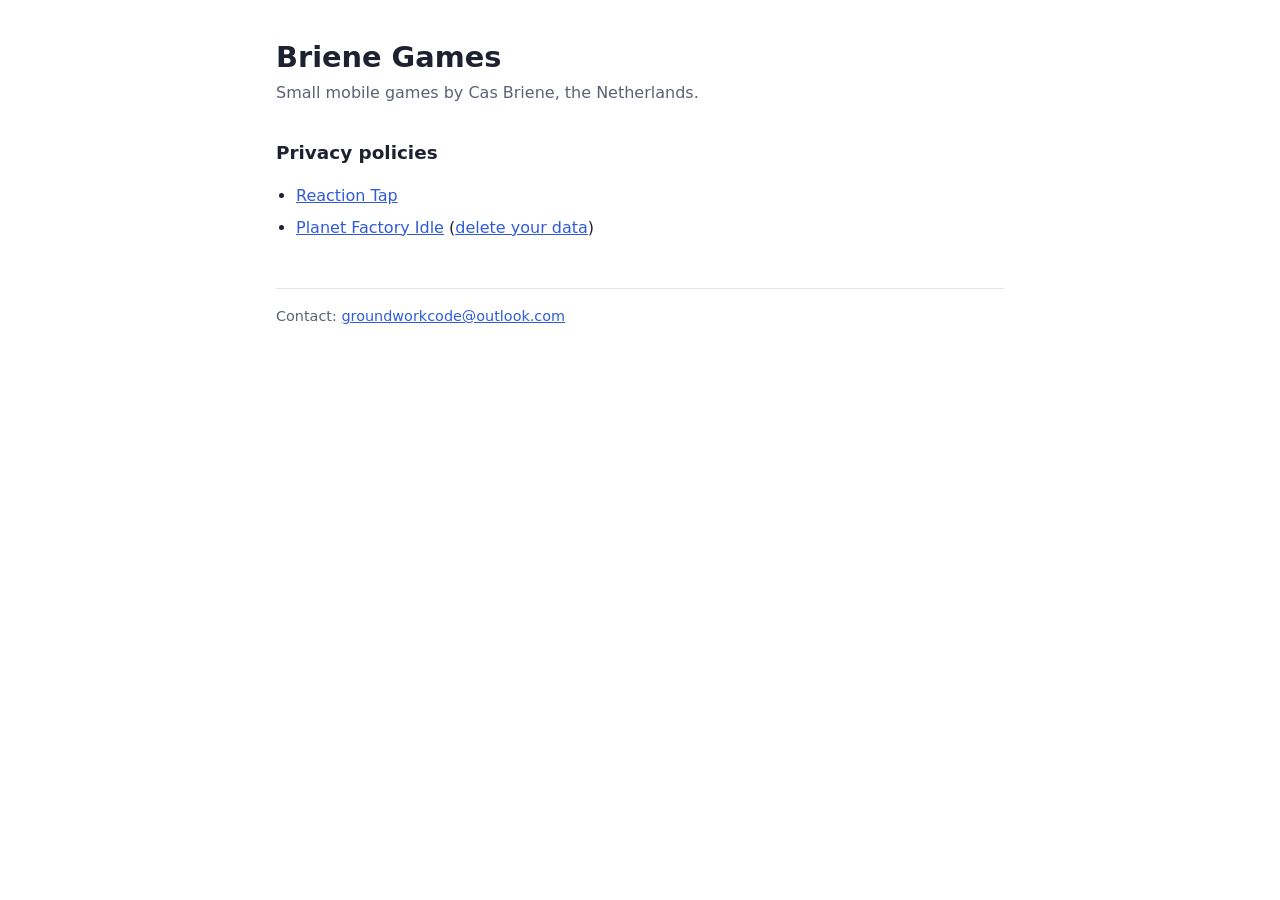
<file: index.html>
<!doctype html>
<html lang="en">
<head>
  <meta charset="utf-8">
  <meta name="viewport" content="width=device-width, initial-scale=1">
  <title>Briene Games</title>
  <link rel="stylesheet" href="style.css">
</head>
<body>
<main>
  <h1>Briene Games</h1>
  <p class="meta">Small mobile games by Cas Briene, the Netherlands.</p>

  <h2>Privacy policies</h2>
  <ul class="games">
    <li><a href="reaction-tap/privacy.html">Reaction Tap</a></li>
    <li><a href="planet-factory-idle/privacy.html">Planet Factory Idle</a>
      (<a href="planet-factory-idle/delete-data.html">delete your data</a>)</li>
  </ul>

  <footer>Contact: <a href="mailto:groundworkcode@outlook.com">groundworkcode@outlook.com</a></footer>
</main>
</body>
</html>
</file>
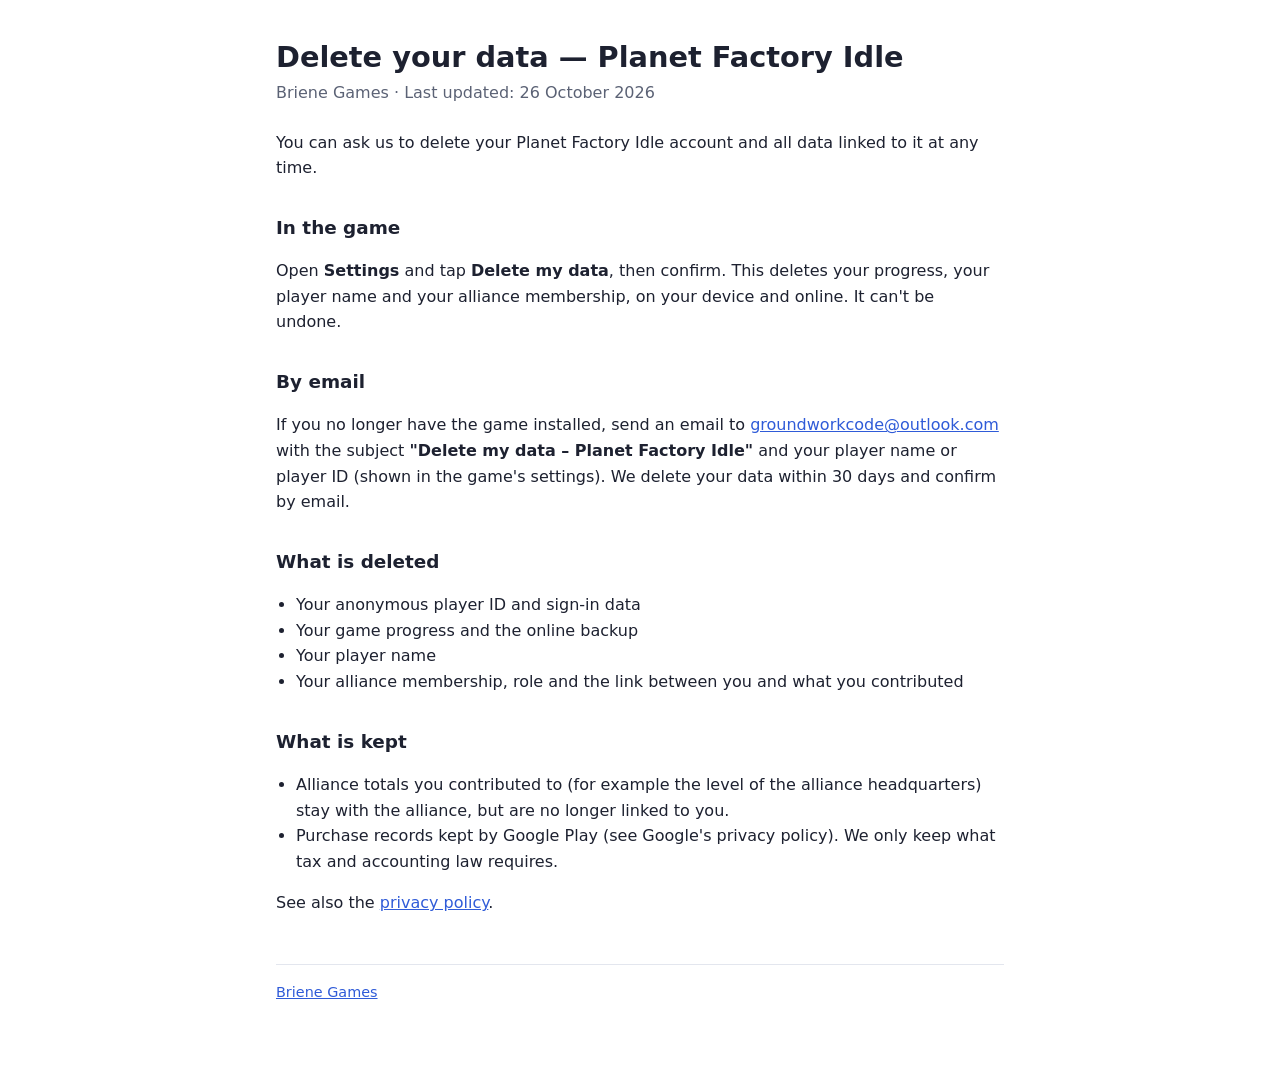
<file: planet-factory-idle/delete-data.html>
<!doctype html>
<html lang="en">
<head>
  <meta charset="utf-8">
  <meta name="viewport" content="width=device-width, initial-scale=1">
  <title>Delete Your Data</title>
  <link rel="stylesheet" href="../style.css">
</head>
<body>
<main>
  <h1>Delete your data — Planet Factory Idle</h1>
  <p class="meta">Briene Games · Last updated: 26 October 2026</p>

  <p>You can ask us to delete your Planet Factory Idle account and all data linked to it at any time.</p>

  <h2>In the game</h2>
  <p>Open <strong>Settings</strong> and tap <strong>Delete my data</strong>, then confirm. This deletes your progress,
  your player name and your alliance membership, on your device and online. It can't be undone.</p>

  <h2>By email</h2>
  <p>If you no longer have the game installed, send an email to
  <a href="mailto:groundworkcode@outlook.com?subject=Delete%20my%20data%20-%20Planet%20Factory%20Idle">groundworkcode@outlook.com</a>
  with the subject <strong>"Delete my data – Planet Factory Idle"</strong> and your player name or player ID (shown in
  the game's settings). We delete your data within 30 days and confirm by email.</p>

  <h2>What is deleted</h2>
  <ul>
    <li>Your anonymous player ID and sign-in data</li>
    <li>Your game progress and the online backup</li>
    <li>Your player name</li>
    <li>Your alliance membership, role and the link between you and what you contributed</li>
  </ul>

  <h2>What is kept</h2>
  <ul>
    <li>Alliance totals you contributed to (for example the level of the alliance headquarters) stay with the
    alliance, but are no longer linked to you.</li>
    <li>Purchase records kept by Google Play (see Google's privacy policy). We only keep what tax and accounting law
    requires.</li>
  </ul>

  <p>See also the <a href="privacy.html">privacy policy</a>.</p>

  <footer><a href="../index.html">Briene Games</a></footer>
</main>
</body>
</html>
</file>
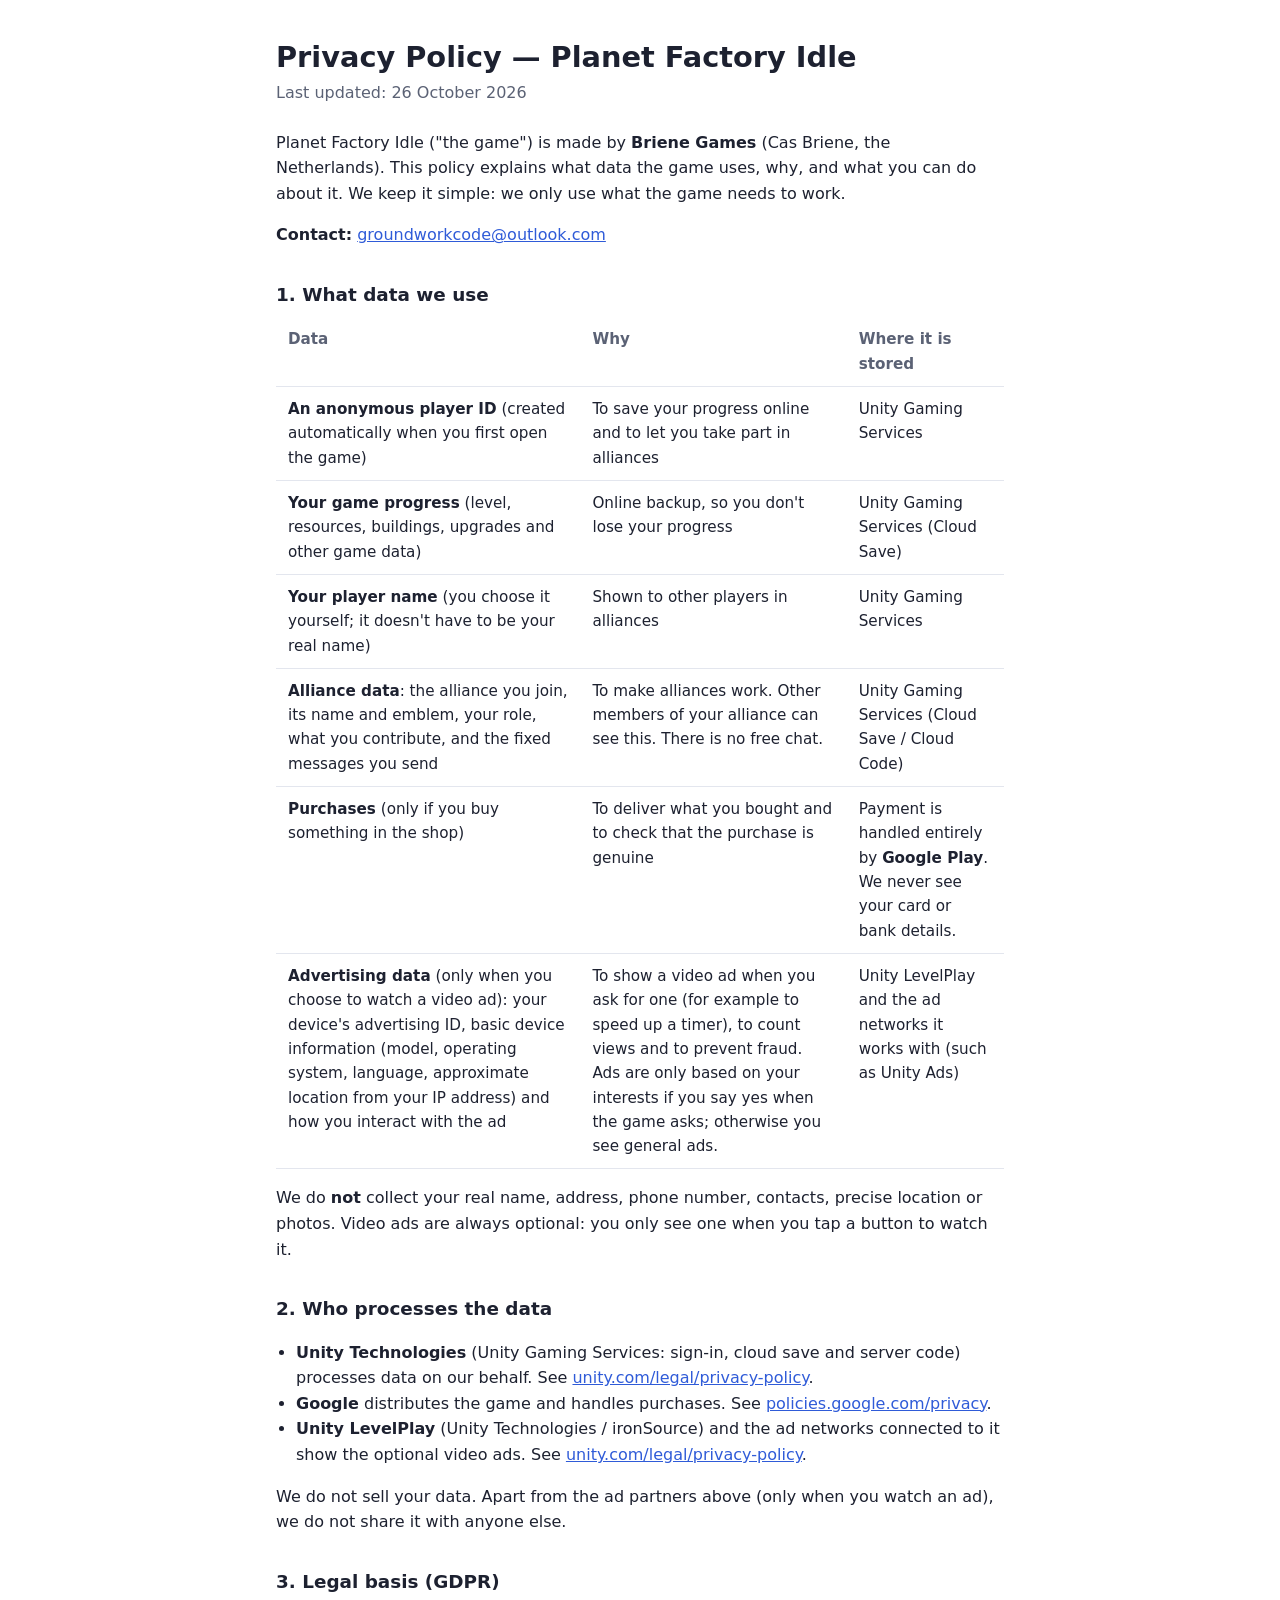
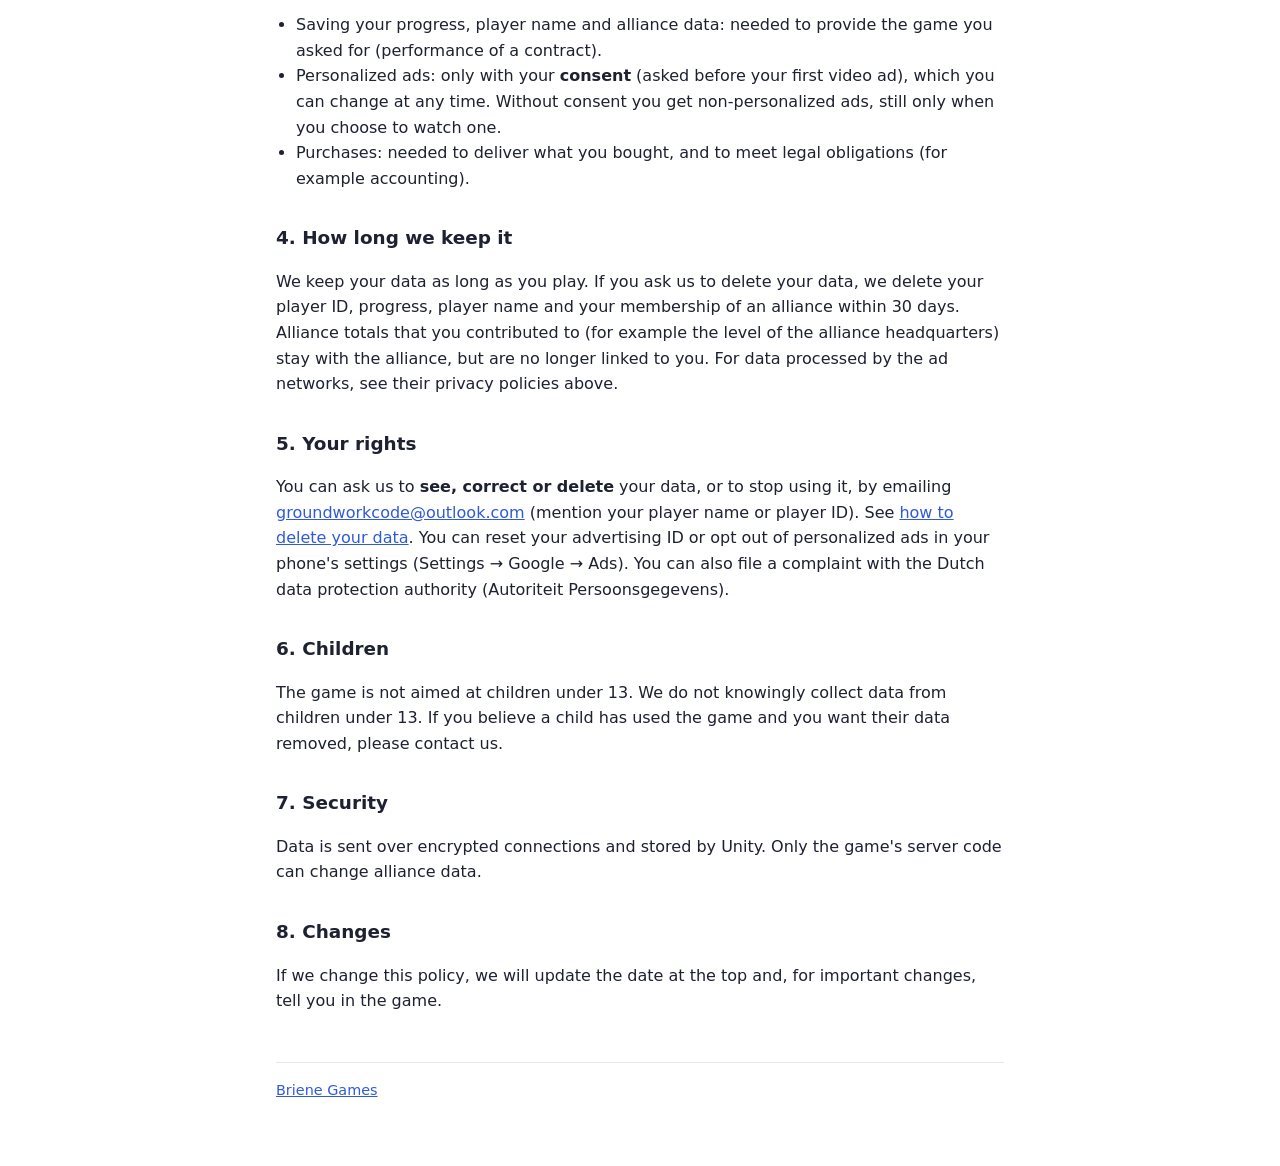
<file: planet-factory-idle/privacy.html>
<!doctype html>
<html lang="en">
<head>
  <meta charset="utf-8">
  <meta name="viewport" content="width=device-width, initial-scale=1">
  <title>Planet Factory Idle Privacy</title>
  <link rel="stylesheet" href="../style.css">
</head>
<body>
<main>
  <h1>Privacy Policy — Planet Factory Idle</h1>
  <p class="meta">Last updated: 26 October 2026</p>

  <p>Planet Factory Idle ("the game") is made by <strong>Briene Games</strong> (Cas Briene, the Netherlands). This
  policy explains what data the game uses, why, and what you can do about it. We keep it simple: we only use what the
  game needs to work.</p>
  <p><strong>Contact:</strong> <a href="mailto:groundworkcode@outlook.com">groundworkcode@outlook.com</a></p>

  <h2>1. What data we use</h2>
  <div class="table-wrap">
  <table>
    <tr><th>Data</th><th>Why</th><th>Where it is stored</th></tr>
    <tr>
      <td><strong>An anonymous player ID</strong> (created automatically when you first open the game)</td>
      <td>To save your progress online and to let you take part in alliances</td>
      <td>Unity Gaming Services</td>
    </tr>
    <tr>
      <td><strong>Your game progress</strong> (level, resources, buildings, upgrades and other game data)</td>
      <td>Online backup, so you don't lose your progress</td>
      <td>Unity Gaming Services (Cloud Save)</td>
    </tr>
    <tr>
      <td><strong>Your player name</strong> (you choose it yourself; it doesn't have to be your real name)</td>
      <td>Shown to other players in alliances</td>
      <td>Unity Gaming Services</td>
    </tr>
    <tr>
      <td><strong>Alliance data</strong>: the alliance you join, its name and emblem, your role, what you contribute,
      and the fixed messages you send</td>
      <td>To make alliances work. Other members of your alliance can see this. There is no free chat.</td>
      <td>Unity Gaming Services (Cloud Save / Cloud Code)</td>
    </tr>
    <tr>
      <td><strong>Purchases</strong> (only if you buy something in the shop)</td>
      <td>To deliver what you bought and to check that the purchase is genuine</td>
      <td>Payment is handled entirely by <strong>Google Play</strong>. We never see your card or bank details.</td>
    </tr>
    <tr>
      <td><strong>Advertising data</strong> (only when you choose to watch a video ad): your device's advertising ID,
      basic device information (model, operating system, language, approximate location from your IP address) and how
      you interact with the ad</td>
      <td>To show a video ad when you ask for one (for example to speed up a timer), to count views and to prevent
      fraud. Ads are only based on your interests if you say yes when the game asks; otherwise you see general
      ads.</td>
      <td>Unity LevelPlay and the ad networks it works with (such as Unity Ads)</td>
    </tr>
  </table>
  </div>
  <p>We do <strong>not</strong> collect your real name, address, phone number, contacts, precise location or photos.
  Video ads are always optional: you only see one when you tap a button to watch it.</p>

  <h2>2. Who processes the data</h2>
  <ul>
    <li><strong>Unity Technologies</strong> (Unity Gaming Services: sign-in, cloud save and server code) processes data
    on our behalf. See <a href="https://unity.com/legal/privacy-policy">unity.com/legal/privacy-policy</a>.</li>
    <li><strong>Google</strong> distributes the game and handles purchases. See
    <a href="https://policies.google.com/privacy">policies.google.com/privacy</a>.</li>
    <li><strong>Unity LevelPlay</strong> (Unity Technologies / ironSource) and the ad networks connected to it show the
    optional video ads. See <a href="https://unity.com/legal/privacy-policy">unity.com/legal/privacy-policy</a>.</li>
  </ul>
  <p>We do not sell your data. Apart from the ad partners above (only when you watch an ad), we do not share it with
  anyone else.</p>

  <h2>3. Legal basis (GDPR)</h2>
  <ul>
    <li>Saving your progress, player name and alliance data: needed to provide the game you asked for (performance of
    a contract).</li>
    <li>Personalized ads: only with your <strong>consent</strong> (asked before your first video ad), which you can
    change at any time. Without consent you get non-personalized ads, still only when you choose to watch one.</li>
    <li>Purchases: needed to deliver what you bought, and to meet legal obligations (for example accounting).</li>
  </ul>

  <h2>4. How long we keep it</h2>
  <p>We keep your data as long as you play. If you ask us to delete your data, we delete your player ID, progress,
  player name and your membership of an alliance within 30 days. Alliance totals that you contributed to (for example
  the level of the alliance headquarters) stay with the alliance, but are no longer linked to you. For data processed
  by the ad networks, see their privacy policies above.</p>

  <h2>5. Your rights</h2>
  <p>You can ask us to <strong>see, correct or delete</strong> your data, or to stop using it, by emailing
  <a href="mailto:groundworkcode@outlook.com">groundworkcode@outlook.com</a> (mention your player name or player ID).
  See <a href="delete-data.html">how to delete your data</a>. You can reset your advertising ID or opt out of
  personalized ads in your phone's settings (Settings → Google → Ads). You can also file a complaint with the Dutch
  data protection authority (Autoriteit Persoonsgegevens).</p>

  <h2>6. Children</h2>
  <p>The game is not aimed at children under 13. We do not knowingly collect data from children under 13. If you
  believe a child has used the game and you want their data removed, please contact us.</p>

  <h2>7. Security</h2>
  <p>Data is sent over encrypted connections and stored by Unity. Only the game's server code can change alliance
  data.</p>

  <h2>8. Changes</h2>
  <p>If we change this policy, we will update the date at the top and, for important changes, tell you in the
  game.</p>

  <footer><a href="../index.html">Briene Games</a></footer>
</main>
</body>
</html>
</file>
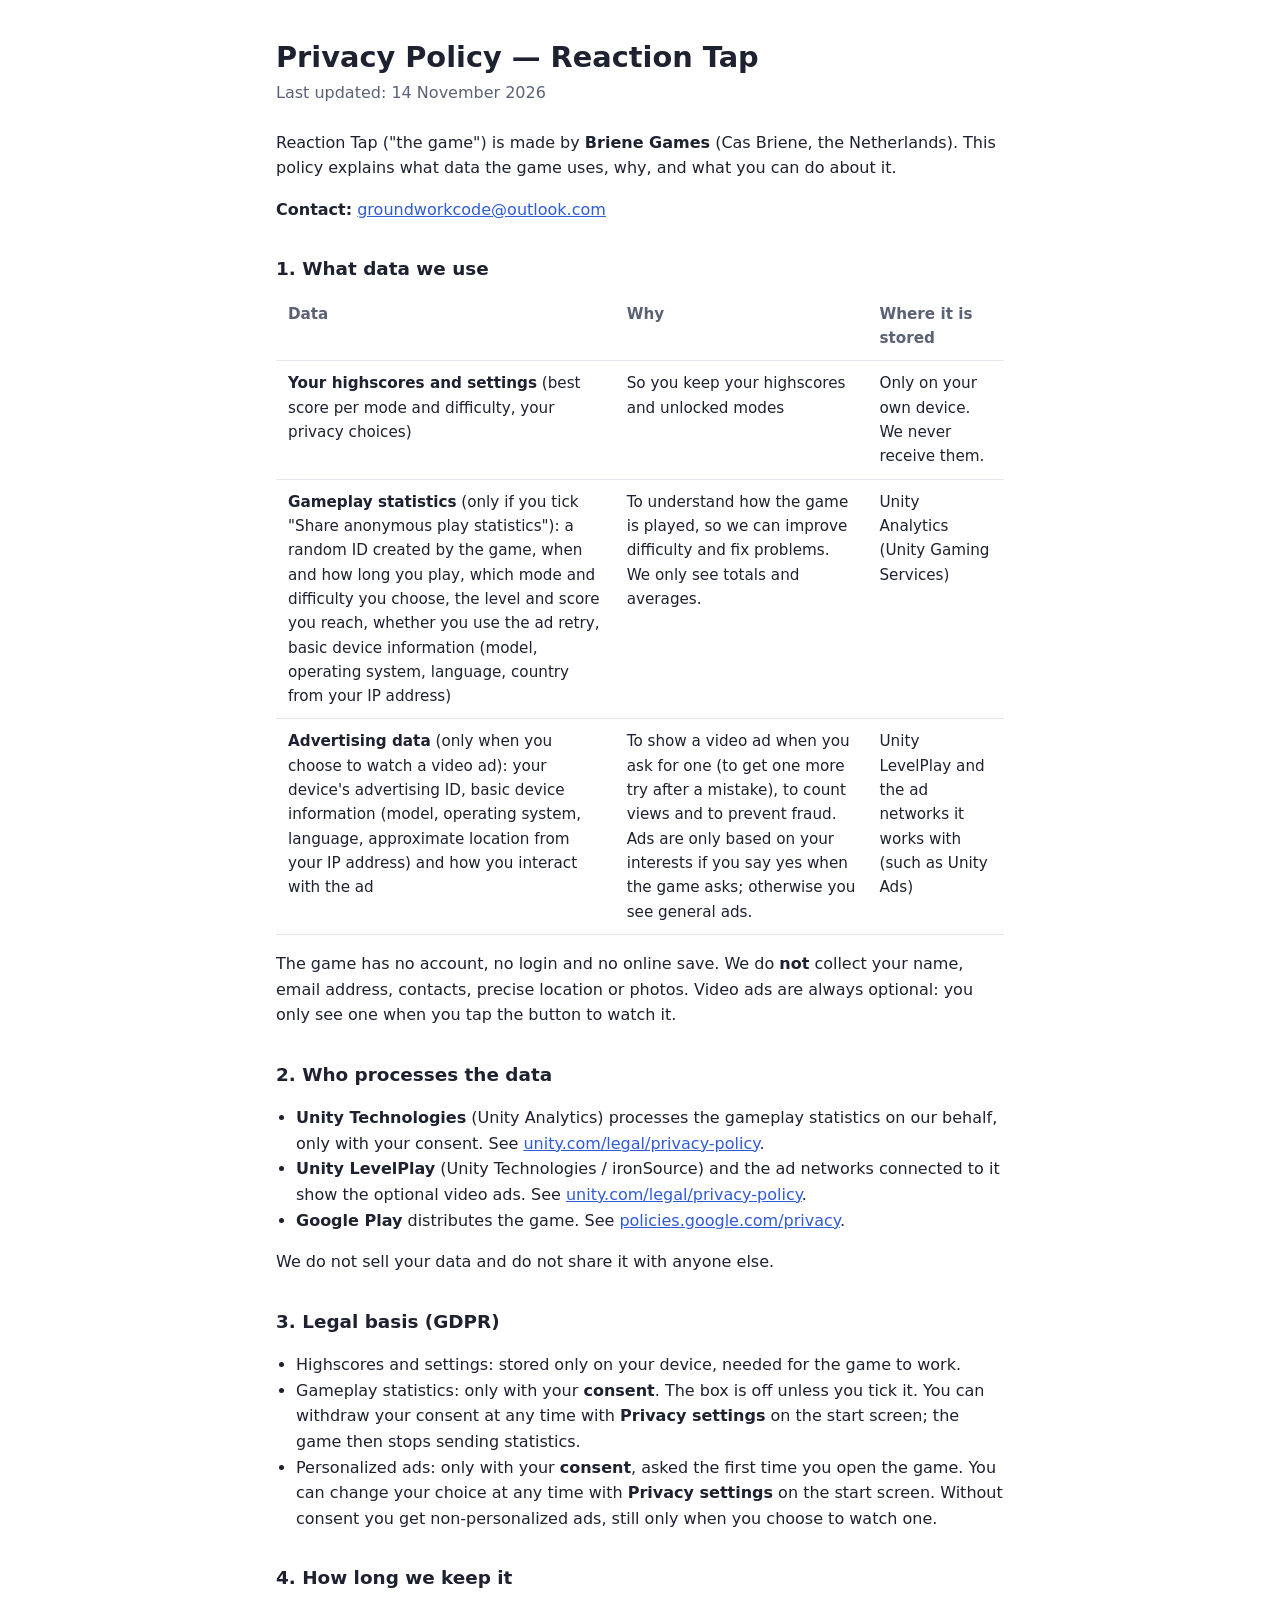
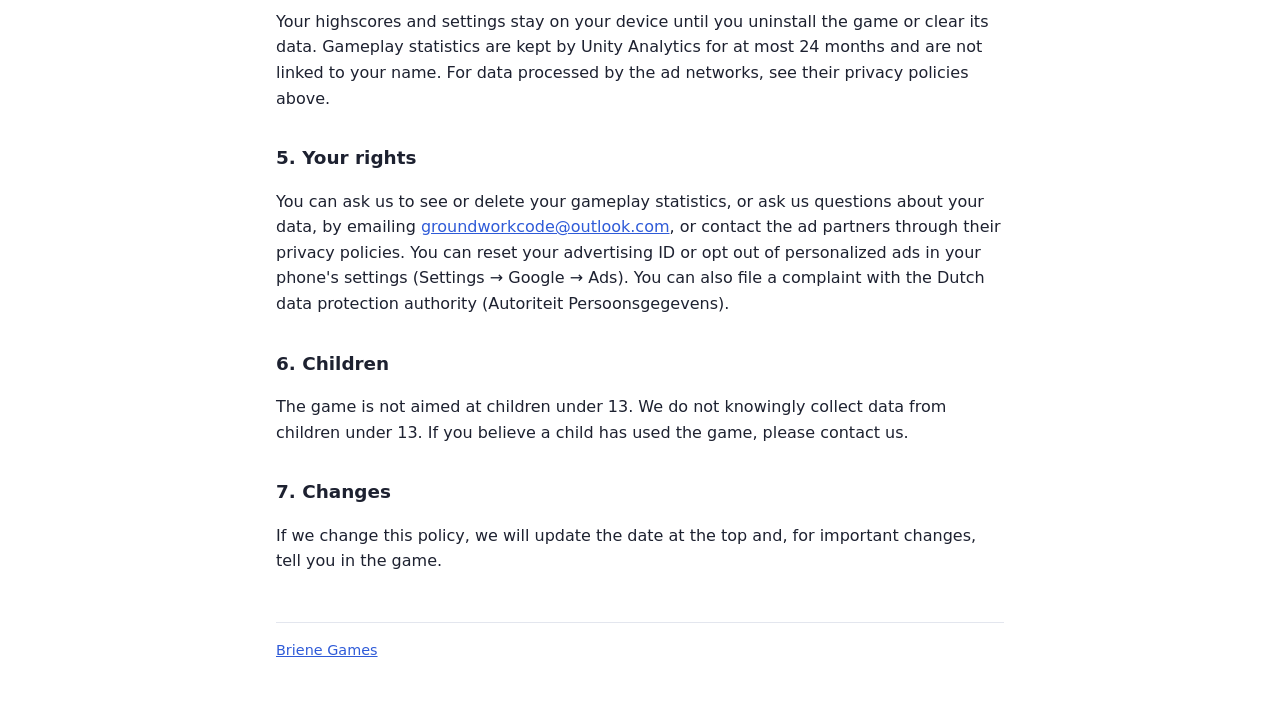
<file: reaction-tap/privacy.html>
<!doctype html>
<html lang="en">
<head>
  <meta charset="utf-8">
  <meta name="viewport" content="width=device-width, initial-scale=1">
  <title>Reaction Tap Privacy</title>
  <link rel="stylesheet" href="../style.css">
</head>
<body>
<main>
  <h1>Privacy Policy — Reaction Tap</h1>
  <p class="meta">Last updated: 14 November 2026</p>

  <p>Reaction Tap ("the game") is made by <strong>Briene Games</strong> (Cas Briene, the Netherlands). This policy
  explains what data the game uses, why, and what you can do about it.</p>
  <p><strong>Contact:</strong> <a href="mailto:groundworkcode@outlook.com">groundworkcode@outlook.com</a></p>

  <h2>1. What data we use</h2>
  <div class="table-wrap">
  <table>
    <tr><th>Data</th><th>Why</th><th>Where it is stored</th></tr>
    <tr>
      <td><strong>Your highscores and settings</strong> (best score per mode and difficulty, your privacy choices)</td>
      <td>So you keep your highscores and unlocked modes</td>
      <td>Only on your own device. We never receive them.</td>
    </tr>
    <tr>
      <td><strong>Gameplay statistics</strong> (only if you tick "Share anonymous play statistics"): a random ID created
      by the game, when and how long you play, which mode and difficulty you choose, the level and score you reach,
      whether you use the ad retry, basic device information (model, operating system, language, country from your IP
      address)</td>
      <td>To understand how the game is played, so we can improve difficulty and fix problems. We only see totals and
      averages.</td>
      <td>Unity Analytics (Unity Gaming Services)</td>
    </tr>
    <tr>
      <td><strong>Advertising data</strong> (only when you choose to watch a video ad): your device's advertising ID,
      basic device information (model, operating system, language, approximate location from your IP address) and how
      you interact with the ad</td>
      <td>To show a video ad when you ask for one (to get one more try after a mistake), to count views and to prevent
      fraud. Ads are only based on your interests if you say yes when the game asks; otherwise you see general ads.</td>
      <td>Unity LevelPlay and the ad networks it works with (such as Unity Ads)</td>
    </tr>
  </table>
  </div>
  <p>The game has no account, no login and no online save. We do <strong>not</strong> collect your name, email
  address, contacts, precise location or photos. Video ads are always optional: you only see one when you tap the
  button to watch it.</p>

  <h2>2. Who processes the data</h2>
  <ul>
    <li><strong>Unity Technologies</strong> (Unity Analytics) processes the gameplay statistics on our behalf, only with
    your consent. See <a href="https://unity.com/legal/privacy-policy">unity.com/legal/privacy-policy</a>.</li>
    <li><strong>Unity LevelPlay</strong> (Unity Technologies / ironSource) and the ad networks connected to it show the
    optional video ads. See <a href="https://unity.com/legal/privacy-policy">unity.com/legal/privacy-policy</a>.</li>
    <li><strong>Google Play</strong> distributes the game. See
    <a href="https://policies.google.com/privacy">policies.google.com/privacy</a>.</li>
  </ul>
  <p>We do not sell your data and do not share it with anyone else.</p>

  <h2>3. Legal basis (GDPR)</h2>
  <ul>
    <li>Highscores and settings: stored only on your device, needed for the game to work.</li>
    <li>Gameplay statistics: only with your <strong>consent</strong>. The box is off unless you tick it. You can
    withdraw your consent at any time with <strong>Privacy settings</strong> on the start screen; the game then stops
    sending statistics.</li>
    <li>Personalized ads: only with your <strong>consent</strong>, asked the first time you open the game. You can
    change your choice at any time with <strong>Privacy settings</strong> on the start screen. Without consent you get
    non-personalized ads, still only when you choose to watch one.</li>
  </ul>

  <h2>4. How long we keep it</h2>
  <p>Your highscores and settings stay on your device until you uninstall the game or clear its data. Gameplay
  statistics are kept by Unity Analytics for at most 24 months and are not linked to your name. For data processed by
  the ad networks, see their privacy policies above.</p>

  <h2>5. Your rights</h2>
  <p>You can ask us to see or delete your gameplay statistics, or ask us questions about your data, by emailing
  <a href="mailto:groundworkcode@outlook.com">groundworkcode@outlook.com</a>, or contact the ad partners through their
  privacy policies. You can reset your advertising ID or opt
  out of personalized ads in your phone's settings (Settings → Google → Ads). You can also file a complaint with the
  Dutch data protection authority (Autoriteit Persoonsgegevens).</p>

  <h2>6. Children</h2>
  <p>The game is not aimed at children under 13. We do not knowingly collect data from children under 13. If you
  believe a child has used the game, please contact us.</p>

  <h2>7. Changes</h2>
  <p>If we change this policy, we will update the date at the top and, for important changes, tell you in the
  game.</p>

  <footer><a href="../index.html">Briene Games</a></footer>
</main>
</body>
</html>
</file>
<file: style.css>
:root {
  --bg: #ffffff;
  --text: #1d2130;
  --muted: #5b6275;
  --line: #e3e6ee;
  --accent: #2f5bd8;
}
@media (prefers-color-scheme: dark) {
  :root {
    --bg: #11131a;
    --text: #e6e8ef;
    --muted: #a3a9ba;
    --line: #2a2e3b;
    --accent: #8aa8ff;
  }
}
* { box-sizing: border-box; }
body {
  margin: 0;
  background: var(--bg);
  color: var(--text);
  font: 16px/1.6 system-ui, -apple-system, "Segoe UI", Roboto, sans-serif;
}
main { max-width: 760px; margin: 0 auto; padding: 40px 16px 64px; }
h1 { font-size: 1.8rem; line-height: 1.25; margin: 0 0 4px; }
h2 { font-size: 1.15rem; margin: 32px 0 8px; }
.meta { color: var(--muted); margin: 0 0 24px; }
a { color: var(--accent); }
ul { padding-left: 20px; }
.table-wrap { overflow-x: auto; }
table { border-collapse: collapse; width: 100%; font-size: 0.95rem; }
th, td { text-align: left; vertical-align: top; padding: 10px 12px; border-bottom: 1px solid var(--line); }
th { color: var(--muted); font-weight: 600; }
.games li { margin: 6px 0; }
footer { color: var(--muted); font-size: 0.9rem; margin-top: 48px; border-top: 1px solid var(--line); padding-top: 16px; }
</file>
